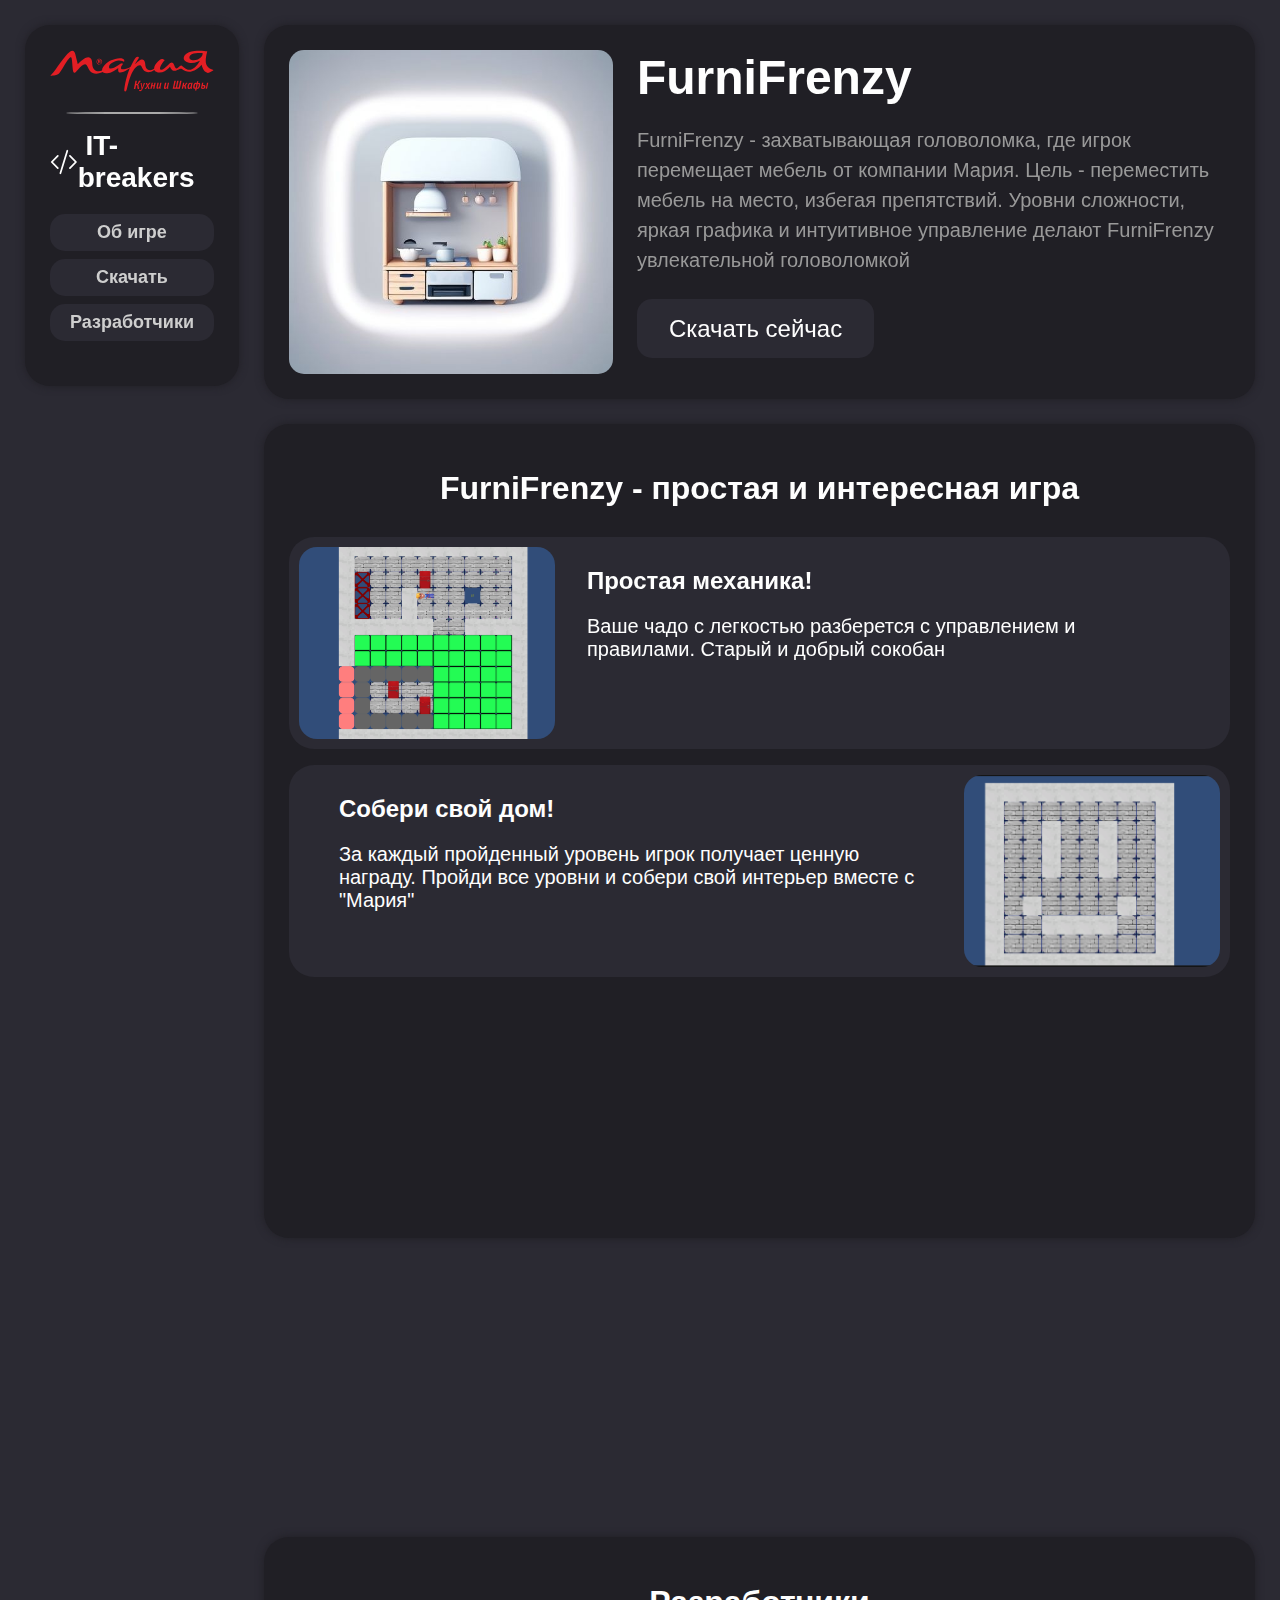
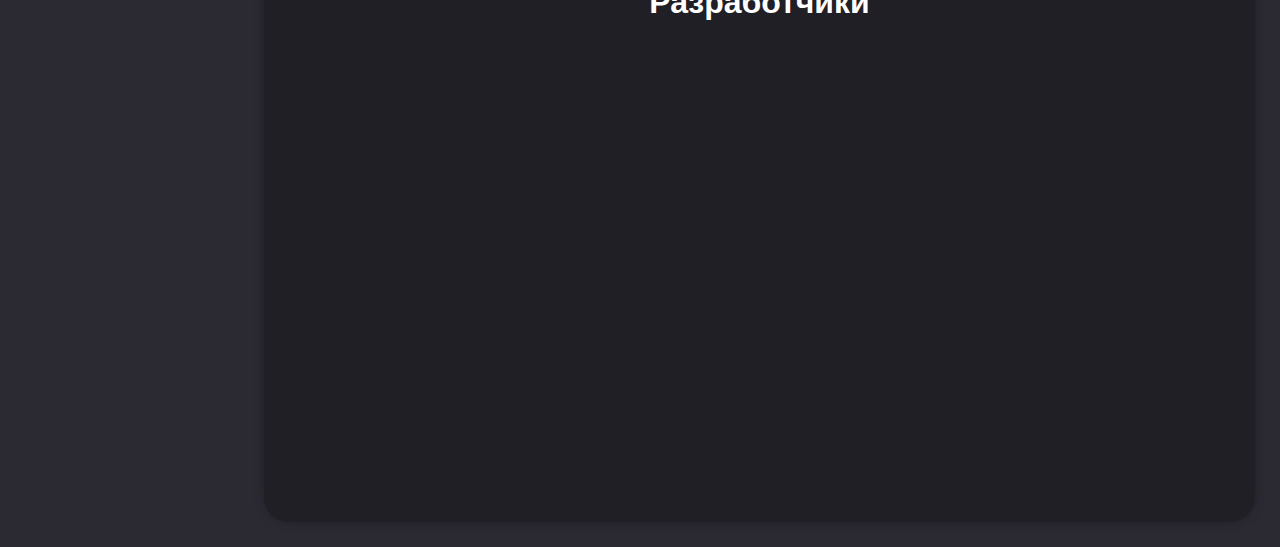
<file: index.html>
<!DOCTYPE html>
<html lang="en">
<head>
    <meta charset="UTF-8">
    <meta name="viewport" content="width=device-width, initial-scale=1.0">
    <title>FurniFrenzy</title>

    <link rel="shortcut icon" href="assets/favicon.jpg" type="image/x-icon">
    <link rel="stylesheet" href="css/vars.css">
    <link rel="stylesheet" href="css/animations.css">
    <link rel="stylesheet" href="css/root.css">
    <link rel="stylesheet" href="css/style.css">
    <link rel="stylesheet" href="css/mobile.css" media="screen and (max-width: 1080px)">
</head>
<body>
    <div class="wrapper-main">
        <aside class="box fixed-top" id="aside">
            <nav class="navbar">
                <div class="brand">
                    <a href="https://www.marya.ru/" target="_blank">
                        <svg viewBox="0 0 184 47" fill="none" xmlns="http://www.w3.org/2000/svg">
                            <path d="M171.524 3.56744C171.434 5.26702 170.536 6.87218 169.818 7.81639C167.036 11.2155 160.304 12.8207 157.432 10.3658C156.176 9.32712 156.265 7.4387 157.342 6.21123C159.227 4.03955 163.266 3.56744 166.049 3.3786C166.587 3.3786 170.716 3.3786 171.434 3.56744C171.614 3.56744 171.434 3.47302 171.524 3.56744ZM183.551 22.4516C181.487 22.074 179.512 21.1298 178.256 19.9967C176.999 18.8636 175.832 17.5418 175.204 15.1812C174.396 12.1598 175.204 7.72197 175.832 4.60607C176.012 3.56744 176.371 2.52881 176.55 1.49018C175.563 1.30134 174.127 1.20692 173.139 1.11249C169.549 0.829232 165.869 0.734811 162.279 1.11249C157.342 1.5846 153.932 2.90649 151.508 5.73913C150.341 7.15544 149.444 9.51597 150.88 11.4988C151.867 12.8207 153.842 13.7649 155.906 14.237C159.137 14.9924 162.548 14.4259 165.6 13.1984C166.497 12.8207 167.305 12.3486 168.203 11.9709C167.934 13.0095 166.049 15.6533 165.331 16.5031C164.433 17.5418 163.536 18.5804 162.458 19.5246C161.651 20.1855 160.843 20.8465 159.856 21.3186C153.752 24.5289 150.341 18.7692 147.918 17.6362C145.225 16.4087 142.892 23.3014 140.648 19.5246C139.301 17.2585 138.314 12.2542 135.083 14.7091C134.544 15.0868 134.006 15.5589 133.467 16.031C132.749 16.692 131.852 17.4473 131.134 18.1083C129.787 19.4302 126.646 22.074 125.03 22.2628C124.133 22.3572 123.594 21.6963 123.504 20.8465C123.415 19.9967 123.684 19.0525 124.043 18.3915C124.851 16.5975 126.825 13.7649 128.172 12.1598C128.351 11.9709 128.8 11.4988 128.8 11.4044C128.62 11.2155 127.902 10.7434 127.543 10.649C125.748 9.79923 124.581 10.0825 123.145 11.2155C120.722 13.104 117.311 16.8808 116.952 20.1855C116.952 20.5632 117.042 20.8465 116.773 21.0353C113.721 23.7735 108.156 23.207 107.169 17.825C106.989 16.5975 106.989 15.4645 106.72 14.237C105.733 9.70481 102.681 10.1769 99.7189 12.2542C98.8214 12.8207 96.6672 14.6147 95.9492 15.4645C95.7696 15.6533 95.6799 15.8422 95.4106 15.9366C95.7696 15.1812 98.7316 10.5546 99.1804 9.79923C99.5394 9.2327 100.347 8.19407 99.3599 7.72197C98.5521 7.24986 97.3853 7.62755 96.757 8.00523C96.1287 8.47733 95.7696 9.2327 95.3209 9.89365C94.5131 11.2155 93.7053 12.6319 92.8975 14.0482C92.1794 15.4645 91.3716 16.9752 90.6535 18.486C90.3843 19.0525 90.2945 18.9581 89.8457 19.2413C88.7687 19.9023 87.6916 20.3744 86.5248 20.7521C85.0887 21.2242 82.755 21.8851 81.1394 21.6019C78.716 21.1298 79.8828 18.7692 80.6906 17.5418C81.0496 17.0696 82.037 15.9366 81.5882 15.3701C80.1521 13.5761 75.5745 18.8636 70.997 20.28C69.5609 20.7521 66.6887 21.413 66.3296 19.5246C65.9706 17.6362 67.7657 15.9366 68.5735 15.2756C69.6506 14.3314 71.0867 13.5761 72.7023 12.9151C78.9853 10.2713 82.037 13.1984 83.114 13.1984C83.4731 12.6319 83.5628 11.5932 83.2038 10.9323C82.9345 10.4602 82.396 9.98807 81.6779 9.70481C77.9979 8.19407 71.9843 10.0825 68.6633 11.5932C66.0604 12.8207 64.2652 14.0482 62.2009 15.9366C60.4955 17.5418 58.2516 20.28 58.4311 23.0182C54.7511 24.8122 51.0711 23.868 49.1862 21.2242C46.673 17.7306 48.1091 14.4259 46.5833 10.7434C45.955 9.2327 44.8779 8.00523 42.8135 8.00523C39.6721 8.00523 35.9921 11.4044 33.6584 13.3872L31.594 15.3701C31.4145 15.5589 31.4145 15.6533 31.1452 15.7478C30.9657 14.5203 30.5169 13.1984 30.2477 11.9709L28.3628 4.51165C28.0038 3.18976 27.555 2.15113 26.7472 1.49018C24.7726 -0.303821 22.3491 1.96228 20.7335 3.28418C19.6565 4.22839 17.3228 6.87218 16.4252 8.09965L14.3608 10.649C12.3862 13.104 10.4116 16.031 8.52669 18.5804C7.8984 19.4302 7.27011 20.3744 6.64182 21.3186C5.20572 23.3014 2.69255 26.6062 0.897424 28.2113C0.717911 28.4002 0.448643 28.589 0.358887 28.7779C2.15401 29.0611 5.29547 28.6834 6.91108 28.1169C9.15499 27.3615 10.0525 26.5118 11.2194 25.001C12.2965 23.5847 13.194 21.9795 14.1813 20.4688C16.0662 17.4473 17.8613 14.1426 19.9257 11.2155C20.4643 10.4602 21.0028 9.79923 21.6311 9.13828C21.9901 8.7606 23.2467 7.4387 23.875 8.38291C24.593 9.42155 24.8623 13.2928 24.9521 14.898C25.1316 17.1641 25.2213 19.5246 25.5804 21.7907C25.8496 23.6791 26.5677 26.9839 28.6321 25.001C28.9911 24.7178 29.2604 24.3401 29.5296 24.0568C29.7989 23.6791 30.1579 23.3959 30.4272 23.1126C30.6965 22.7349 31.0555 22.4516 31.3247 22.1684C32.7608 20.4688 34.2867 18.9581 35.9921 17.5418C37.2486 16.5975 39.6721 15.0868 41.0184 16.8808C43.2623 19.7134 43.2623 23.3959 47.3911 25.4731C50.5326 27.0783 54.4818 26.795 57.8028 25.2843C58.0721 25.0954 58.7004 24.7177 58.9696 24.6233C59.2389 25.001 59.3287 25.0954 59.7774 25.3787C62.2009 26.8894 66.5092 25.7564 68.9326 24.9066C70.6379 24.3401 71.8048 23.5847 73.0613 22.7349C73.8692 22.1684 75.9335 20.7521 76.7413 20.0911C76.7413 20.3744 76.5618 21.0353 76.5618 21.3186C76.4721 22.5461 76.4721 24.1512 77.3696 24.9066C79.075 26.3229 84.2809 23.5847 85.8965 22.6405L89.5765 20.5632C89.3072 21.3186 88.8584 22.1684 88.5892 22.9237C86.435 28.2113 84.5501 35.8594 83.7423 41.4303C83.6526 42.2801 83.114 45.1127 83.5628 45.9625C83.7423 46.2457 84.1013 46.6234 84.5501 46.529C85.8965 46.4346 86.3453 43.5075 86.7043 42.0912C88.2301 36.1427 90.3843 27.3615 93.795 22.6405C95.0516 20.9409 98.0135 16.5975 101.245 17.0696C102.053 17.1641 102.591 18.0139 102.86 18.6748C104.117 20.9409 104.745 23.0182 107.258 24.1512C110.041 25.4731 113.631 24.8122 116.144 23.0182C116.414 22.8293 116.862 22.4516 117.132 22.3572C117.58 22.8293 117.58 23.4903 118.747 24.2456C119.376 24.7178 120.273 25.001 121.171 25.1899C126.197 26.1341 130.056 23.3014 133.467 20.0911C133.916 19.7134 134.275 19.1469 134.724 18.7692C134.814 18.8636 135.352 20.28 135.891 21.0353C138.494 24.9066 141.815 23.3014 145.046 21.6019C147.2 20.4688 147.828 21.1298 149.713 22.3572C150.431 22.7349 151.149 23.1126 151.957 23.4903C155.637 25.001 159.497 24.2456 162.728 22.6405C164.164 21.8851 165.69 20.9409 166.857 19.9967C167.575 19.3358 168.831 18.3915 169.459 17.5418L170.177 16.5975C170.267 16.7864 170.806 18.6748 170.985 19.0525C171.793 21.2242 173.139 23.5847 174.845 24.8122C176.46 26.0396 177.627 25.9452 179.602 25.001C180.679 24.5289 181.666 23.9624 182.654 23.3014C182.833 23.207 182.923 23.1126 183.102 22.9237C183.192 22.8293 183.282 22.8293 183.372 22.7349L183.551 22.4516ZM52.7765 13.3872C52.6867 11.8765 53.7638 10.5546 55.1101 10.4602C56.636 10.3658 57.8028 11.5932 57.8926 13.0095C57.9823 14.5203 56.9052 15.7478 55.5589 15.9366C54.1228 16.031 52.956 14.8035 52.7765 13.3872ZM54.9306 9.89365C53.315 10.1769 52.0584 11.6876 52.3277 13.6705C52.597 15.2756 54.033 16.692 55.9179 16.3143C57.4438 16.031 58.7901 14.5203 58.5209 12.5374C58.1618 11.0267 56.7257 9.61039 54.9306 9.89365ZM54.6613 11.8765C55.1999 11.8765 56.0974 11.6876 56.0974 12.443C56.0974 13.104 55.1999 12.9151 54.6613 12.9151V11.8765ZM53.8535 14.9924H54.6613V13.4816H55.4691L56.0077 14.9924H56.8155L56.1872 13.2928C57.1745 12.9151 56.9052 11.7821 56.4565 11.4988C55.9179 11.1211 54.5716 11.2155 53.8535 11.2155V14.9924Z" fill="#E31E24"></path>
                            <path d="M141.276 34.6309C141.096 34.6309 139.84 34.6309 139.75 34.6309C139.57 34.7253 139.481 35.5751 139.391 35.8584L138.314 41.0515C138.224 41.5236 137.775 43.2232 137.775 43.6009H145.853C146.033 43.2232 147.738 34.8197 147.648 34.6309H146.033L144.507 42.0901H142.891C142.802 41.5236 144.327 35.2918 144.327 34.6309H142.802C142.712 34.9142 142.084 37.8412 141.994 38.4077C141.904 39.0687 141.725 39.6352 141.635 40.2961C141.545 40.5794 141.545 40.9571 141.455 41.2404C141.455 41.4292 141.366 42.0901 141.186 42.0901H139.57L141.276 34.6309ZM165.061 42.279C165.061 41.7125 165.51 40.2017 165.6 39.5408C165.689 38.9742 165.689 38.5021 165.959 38.3133C166.318 38.03 166.766 37.9356 166.946 38.4077C167.215 39.1631 166.766 41.5236 166.048 42.1846C165.689 42.6567 165.33 42.4678 165.061 42.279ZM163.535 38.1245C163.984 37.9356 164.433 38.2189 164.343 38.7854L163.805 41.4292C163.715 41.9957 163.715 42.279 163.266 42.3734C162.099 42.6567 162.458 40.9571 162.548 40.2017C162.638 39.4464 162.907 38.4077 163.535 38.1245ZM166.587 35.0086C165.061 35.0086 165.151 34.9141 165.061 35.2918L164.882 36.1416C164.792 36.5193 164.702 36.897 164.612 37.3691C164.253 37.1803 164.074 36.8026 163.356 36.897C162.907 36.9914 162.458 37.2747 162.189 37.4635C161.022 38.5021 159.676 43.1288 162.009 43.6009C162.727 43.6953 162.907 43.5065 163.356 43.2232L162.817 45.5837C164.612 45.5837 164.253 45.867 164.523 44.3562C164.612 44.073 164.702 43.412 164.792 43.2232C165.241 43.5065 165.33 43.6953 166.138 43.5065C168.472 43.0344 169.01 38.5966 168.382 37.3691C168.203 36.9914 167.844 36.7081 167.305 36.7081C166.766 36.7081 166.407 36.9914 166.048 37.1803L166.587 35.0086ZM97.5645 34.6309H95.9489L94.1538 43.6953H95.7694C95.9489 43.0344 96.2182 41.4292 96.3977 40.5794C96.4875 39.9185 96.4875 39.6352 96.7567 39.6352C97.4748 39.6352 98.0133 39.5408 98.0133 40.3906C98.1031 41.5236 97.8338 42.8455 98.4621 43.412C98.7314 43.6953 99.2699 43.7897 99.8084 43.6953C99.8982 43.6009 100.437 42.5622 100.347 42.3734C100.167 42.1846 100.078 42.279 99.8982 42.1846C99.4494 41.9957 99.6289 41.2404 99.6289 40.5794C99.6289 39.2575 99.3597 39.2575 98.9109 38.8798L98.8211 38.7854C99.6289 38.5966 99.8982 38.03 100.167 37.1803C100.257 36.897 100.437 36.3305 100.616 36.1416C100.886 35.6695 101.155 35.8584 101.514 35.5751C101.604 35.2918 101.514 34.5365 101.424 34.3476C100.886 34.2532 100.257 34.5365 99.8982 34.8197C99.5392 35.103 99.3597 35.5751 99.0904 36.1416C98.3723 37.9356 98.5519 38.1245 96.9362 38.1245L97.5645 34.6309ZM158.419 38.5021C158.419 38.9743 157.97 40.8627 157.791 41.3348C157.252 42.5622 156.175 42.8455 155.996 41.9957C155.816 41.2404 156.175 39.7296 156.445 39.0687C156.893 38.03 157.522 37.6524 158.419 38.5021ZM159.406 43.6009C159.406 42.9399 159.227 42.6567 159.227 41.8069C159.317 41.2404 159.406 40.6738 159.496 40.1073C159.586 39.4464 160.125 37.2747 160.125 36.897H158.778L158.688 37.5579C158.24 37.2747 158.06 36.897 157.342 36.897C155.816 36.897 154.919 38.691 154.56 40.2017C154.29 41.3348 154.29 42.9399 155.098 43.5065C155.547 43.8841 156.175 43.6953 156.714 43.5065C156.983 43.412 157.163 43.3176 157.342 43.1288L157.881 42.6567C157.881 43.9786 157.791 43.6009 159.406 43.6009ZM115.516 36.897H114.08L112.644 43.6009H114.08C114.259 42.9399 114.439 42.1846 114.528 41.4292C114.618 40.7682 114.528 40.7683 115.067 40.7683C115.516 40.7683 115.875 40.7683 116.324 40.7683L115.785 43.6009H117.221L118.657 36.897C117.131 36.897 117.221 36.8026 117.131 37.1803L116.952 38.1245C116.862 38.5966 116.772 39.0687 116.683 39.4464H114.977L115.516 36.897ZM124.222 43.6009C124.222 42.9399 123.953 42.5622 124.132 41.8069C124.312 40.485 124.94 38.4077 125.209 36.897H123.773C123.594 37.9356 123.325 38.8798 123.145 39.9185C122.966 40.8627 122.606 41.9957 121.888 42.279C120.542 42.8455 121.26 40.5794 121.44 39.9185C121.619 38.9743 121.978 37.8412 122.068 36.897H120.632C120.452 37.7468 119.555 41.4292 119.555 41.9957C119.465 43.0344 120.004 43.7897 120.991 43.6009C122.068 43.412 122.517 42.5622 122.786 42.3734C122.696 43.8841 122.517 43.6009 124.222 43.6009ZM132.839 43.6009C132.749 42.9399 132.569 42.4678 132.659 41.8069C132.839 40.8627 133.646 37.4635 133.736 36.897H132.3C132.031 38.1245 131.582 40.7683 131.044 41.7125C130.864 41.9957 130.326 42.5622 129.787 42.3734C129.338 41.9957 129.877 40.2017 130.056 39.6352C130.236 38.9743 130.595 37.4635 130.595 36.897H129.159C128.979 37.3691 128.082 41.5236 127.992 41.9957C127.812 43.9786 129.607 44.1674 130.864 42.8455C131.044 42.6567 131.044 42.5622 131.223 42.4678C131.223 42.9399 131.223 43.2232 131.403 43.6009H132.839ZM150.79 36.897H149.354L147.918 43.6009H149.354L149.982 40.7683C150.521 40.7683 150.88 40.6738 151.059 41.1459C151.239 41.9013 150.969 43.0344 151.687 43.412C151.957 43.6009 152.495 43.6953 152.854 43.6009C153.034 43.412 153.303 42.6567 153.303 42.3734C152.495 42.1846 152.675 42.279 152.585 41.2404C152.495 40.5794 152.405 40.2961 151.867 40.1073C152.136 39.9185 152.405 40.1073 152.944 38.9743C153.483 37.8412 153.572 38.2189 154.111 38.03C154.111 37.7468 154.111 37.0858 154.021 36.8026C152.944 36.7081 152.316 37.2747 152.046 38.03C151.508 39.2575 151.598 39.5408 150.341 39.4464L150.79 36.897ZM99.8982 45.6781C100.347 46.2447 101.783 46.5279 102.86 45.5837C103.847 44.7339 105.014 41.3348 105.553 39.9185C105.732 39.4464 105.912 38.8798 106.181 38.4077C106.271 38.1245 106.72 37.1803 106.72 36.9914H105.284C105.014 37.6524 104.655 38.8798 104.476 39.6352C104.296 40.1073 103.758 41.9013 103.578 42.1846C103.399 41.3348 103.309 40.485 103.219 39.6352C103.129 38.9743 103.129 37.5579 102.95 36.9914H101.693L102.77 43.3176C102.95 44.073 102.501 44.9228 101.783 45.0172C101.245 45.1116 101.065 44.8283 100.616 44.7339C100.347 44.8283 99.988 45.4893 99.8982 45.6781ZM110.4 40.2017C110.579 39.824 112.733 37.3691 113.003 36.897H111.207C111.028 37.2747 110.759 37.6524 110.489 38.03C110.31 38.3133 109.951 38.8798 109.771 39.1631L109.053 36.9914H107.527C107.527 37.4635 108.694 39.6352 108.874 40.2961C108.694 40.5794 107.797 41.618 107.527 41.9957C107.258 42.279 107.079 42.5622 106.809 42.8455C106.72 43.0344 106.181 43.5065 106.181 43.6953H107.886C108.246 43.3176 109.323 41.5236 109.502 41.3348L110.4 43.6953H111.926C111.836 43.412 111.297 42.3734 111.207 41.9957C110.938 41.4292 110.489 40.6738 110.4 40.2017ZM170.985 42.4678C171.075 41.9957 171.165 41.2404 171.344 40.7683C171.434 40.5794 171.434 40.5794 171.524 40.485C172.96 40.1073 173.139 41.618 172.421 42.279C172.062 42.6567 171.524 42.5622 170.985 42.4678ZM172.152 36.897H170.716C170.446 38.3133 170.087 39.7296 169.818 41.1459C169.728 41.5236 169.639 41.8069 169.639 42.1846C169.549 42.5622 169.369 42.9399 169.728 43.1288C170.267 43.412 170.985 43.6953 171.613 43.6953C174.755 43.7897 175.114 40.3906 173.767 39.5408C173.139 39.0687 172.511 39.2575 171.703 39.3519L172.152 36.897ZM177.717 36.897H176.281C176.101 38.03 175.832 39.1631 175.563 40.2017C175.473 40.8627 174.845 43.0344 174.845 43.6009H176.281L177.717 36.897Z" fill="#E31E24"></path>
                        </svg>
                    </a>
                    <div class="brand-separator"></div>
                    <a href="#" class="it-breakers-logo">
                        <svg xmlns="http://www.w3.org/2000/svg" fill="white" width="32" height="32" class="bi bi-code-slash" viewBox="0 0 16 16">
                            <path d="M10.478 1.647a.5.5 0 1 0-.956-.294l-4 13a.5.5 0 0 0 .956.294l4-13zM4.854 4.146a.5.5 0 0 1 0 .708L1.707 8l3.147 3.146a.5.5 0 0 1-.708.708l-3.5-3.5a.5.5 0 0 1 0-.708l3.5-3.5a.5.5 0 0 1 .708 0zm6.292 0a.5.5 0 0 0 0 .708L14.293 8l-3.147 3.146a.5.5 0 0 0 .708.708l3.5-3.5a.5.5 0 0 0 0-.708l-3.5-3.5a.5.5 0 0 0-.708 0z"/>
                        </svg>
                        &nbsp;IT-breakers
                    </a>
                </div>
                <ul class="nav-items">
                    <a href="#game" class="nav-link">Об игре</a>
                    <a href="#download" class="nav-link">Скачать</a>
                    <a href="#dev" class="nav-link">Разработчики</a>
                </ul>
            </nav>
        </aside>
        <main>
            <header class="box fade-right">
                <img src="assets/favicon.jpg" alt="">
                <div class="caption">
                    <div class="big-text">FurniFrenzy</div>
                    <p class="normal-text">
                        FurniFrenzy - захватывающая головоломка, где игрок перемещает мебель от компании Мария. Цель - переместить мебель на место, избегая препятствий. Уровни сложности, яркая графика и интуитивное управление делают FurniFrenzy увлекательной головоломкой
                    </p>
                    <a href="#download" class="button">Скачать сейчас</a>
                </div>
            </header>

            <div class="anchor" id="game"></div>
            <section class="game box fade-right">
                <h1>FurniFrenzy - простая и интересная игра</h1>
                <div class="text-block fade-right delay-250">
                    <img src="assets/2.png" alt="">
                    <div class="caption">
                        <h2>Простая механика!</h2>
                        <p class="normal-text">Ваше чадо с легкостью разберется с управлением и правилами. Старый и добрый сокобан</p>
                    </div>
                </div>
                <div class="text-block fade-right delay-250">
                    <img src="assets/3.png" alt="">
                    <div class="caption">
                        <h2>Собери свой дом!</h2>
                        <p class="normal-text">За каждый пройденный уровень игрок получает ценную награду. Пройди все уровни и собери свой интерьер вместе с "Мария"</p>
                    </div>
                </div>
                <div class="text-block fade-right delay-250">
                    <img src="assets/1.png" alt="">
                    <div class="caption">
                        <h2>Пользовательский контент!</h2>
                        <p class="normal-text">Кончились официальные уровни? Пройди еще десятки пользовательских уровней или попробуй веб-версию игры в режиме песочницы</p>
                    </div>
                </div>
            </section>

            <div class="anchor" id="download"></div>
            <section class="download box fade-right">
                <h1>Скачай и играй!</h1>
                <div>
                    <div class="mobile-only">
                        <a href="files/test.apk" class="button fade-right delay-250" download>
                            Скачать
                            <div class="mobile-only">
                                &nbsp;&nbsp;
                                <svg xmlns="http://www.w3.org/2000/svg" width="32" height="32" fill="white" class="bi bi-download" viewBox="0 0 16 16">
                                    <path d="M.5 9.9a.5.5 0 0 1 .5.5v2.5a1 1 0 0 0 1 1h12a1 1 0 0 0 1-1v-2.5a.5.5 0 0 1 1 0v2.5a2 2 0 0 1-2 2H2a2 2 0 0 1-2-2v-2.5a.5.5 0 0 1 .5-.5"/>
                                    <path d="M7.646 11.854a.5.5 0 0 0 .708 0l3-3a.5.5 0 0 0-.708-.708L8.5 10.293V1.5a.5.5 0 0 0-1 0v8.793L5.354 8.146a.5.5 0 1 0-.708.708l3 3z"/>
                                </svg>
                            </div>
                        </a>
                    </div>
                    <a href="files/test.apk" class="button desktop-only fade-right delay-250" download>
                        <svg xmlns="http://www.w3.org/2000/svg" width="32" height="32" fill="#198754" class="bi bi-android2" viewBox="0 0 16 16">
                            <path d="m10.213 1.471.691-1.26c.046-.083.03-.147-.048-.192-.085-.038-.15-.019-.195.058l-.7 1.27A4.832 4.832 0 0 0 8.005.941c-.688 0-1.34.135-1.956.404l-.7-1.27C5.303 0 5.239-.018 5.154.02c-.078.046-.094.11-.049.193l.691 1.259a4.25 4.25 0 0 0-1.673 1.476A3.697 3.697 0 0 0 3.5 5.02h9c0-.75-.208-1.44-.623-2.072a4.266 4.266 0 0 0-1.664-1.476ZM6.22 3.303a.367.367 0 0 1-.267.11.35.35 0 0 1-.263-.11.366.366 0 0 1-.107-.264.37.37 0 0 1 .107-.265.351.351 0 0 1 .263-.11c.103 0 .193.037.267.11a.36.36 0 0 1 .112.265.36.36 0 0 1-.112.264m4.101 0a.351.351 0 0 1-.262.11.366.366 0 0 1-.268-.11.358.358 0 0 1-.112-.264c0-.103.037-.191.112-.265a.367.367 0 0 1 .268-.11c.104 0 .19.037.262.11a.367.367 0 0 1 .107.265c0 .102-.035.19-.107.264M3.5 11.77c0 .294.104.544.311.75.208.204.46.307.76.307h.758l.01 2.182c0 .276.097.51.292.703a.961.961 0 0 0 .7.288.973.973 0 0 0 .71-.288.95.95 0 0 0 .292-.703v-2.182h1.343v2.182c0 .276.097.51.292.703a.972.972 0 0 0 .71.288.973.973 0 0 0 .71-.288.95.95 0 0 0 .292-.703v-2.182h.76c.291 0 .54-.103.749-.308.207-.205.311-.455.311-.75V5.365h-9v6.404Zm10.495-6.587a.983.983 0 0 0-.702.278.91.91 0 0 0-.293.685v4.063c0 .271.098.501.293.69a.97.97 0 0 0 .702.284c.28 0 .517-.095.712-.284a.924.924 0 0 0 .293-.69V6.146a.91.91 0 0 0-.293-.685.995.995 0 0 0-.712-.278m-12.702.283a.985.985 0 0 1 .712-.283c.273 0 .507.094.702.283a.913.913 0 0 1 .293.68v4.063a.932.932 0 0 1-.288.69.97.97 0 0 1-.707.284.986.986 0 0 1-.712-.284.924.924 0 0 1-.293-.69V6.146c0-.264.098-.491.293-.68Z"/>
                        </svg>
                            &nbsp;&nbsp;
                            Android
                    </a>
                    <a href="files/test.ios" class="button desktop-only fade-right delay-500" download>
                        <svg xmlns="http://www.w3.org/2000/svg" width="32" height="32" fill="white" class="bi bi-windows" viewBox="0 0 16 16">
                            <path d="M6.555 1.375 0 2.237v5.45h6.555zM0 13.795l6.555.933V8.313H0v5.482zm7.278-5.4.026 6.378L16 16V8.395H7.278zM16 0 7.33 1.244v6.414H16z"/>
                        </svg>
                        &nbsp;&nbsp;
                        Windows                        
                    </a>
                    <a href="web.html" class="button desktop-only fade-right delay-500">
                        <svg xmlns="http://www.w3.org/2000/svg" width="32" height="32" fill="white" class="bi bi-browser-chrome" viewBox="0 0 16 16">
                            <path fill-rule="evenodd" d="M16 8a8.001 8.001 0 0 1-7.022 7.94l1.902-7.098a2.995 2.995 0 0 0 .05-1.492A2.977 2.977 0 0 0 10.237 6h5.511A8 8 0 0 1 16 8M0 8a8 8 0 0 0 7.927 8l1.426-5.321a2.978 2.978 0 0 1-.723.255 2.979 2.979 0 0 1-1.743-.147 2.986 2.986 0 0 1-1.043-.7L.633 4.876A7.975 7.975 0 0 0 0 8m5.004-.167L1.108 3.936A8.003 8.003 0 0 1 15.418 5H8.066a2.979 2.979 0 0 0-1.252.243 2.987 2.987 0 0 0-1.81 2.59ZM8 10a2 2 0 1 0 0-4 2 2 0 0 0 0 4"/>
                        </svg>
                        &nbsp;&nbsp;
                        Веб-версия                        
                    </a> 
                </div>
            </section>

            <div class="anchor" id="dev"></div>
            <section class="dev box">
                <h1>Разработчики</h1>
                <div>
                    <div class="text-block fade-right delay-250">
                        <img src="assets/robertus.jpg">
                        <div>
                            <p class="big-text">Толстов Роберт</p>
                            <p class="normal-text">Frontend-разработчик</p>
                        </div>
                    </div>
                    <div class="text-block fade-right delay-250">
                        <img src="assets/stas.jpg">
                        <div>
                            <p class="big-text">Шустов Станислав</p>
                            <p class="normal-text">Game-dev</p> 
                        </div>
                    </div>
                    <div class="text-block fade-right delay-250">
                        <img src="assets/maks.jpg">
                        <div>
                            <p class="big-text">Татаев Максим</p>
                            <p class="normal-text">Художник</p> 
                        </div>
                    </div>  
                    <div class="text-block fade-right delay-250">
                        <img src="assets/vlad.jpg">
                        <div>
                            <p class="big-text">Старко Владислав</p>
                            <p class="normal-text">Проджект-менеджер</p>
                        </div>
                    </div>
                </div>
            </section>

        </main>
    </div>
    <script src="js/jquery.js" defer></script>
    <script src="js/script.js" defer></script>
</body>
</html>
</file>
<file: css/vars.css>
@charset "UTF-8";
@import url(vars.css);

:root {
    --dark-100: #201f25;
    --dark-200: #2b2a33;
    --dark-300: #42414d;
    --dark-400: #545454;
    --font-100: #fefefe;
    --font-150: #dedede;
    --font-200: #cecece;
    --font-300: #aaaaaa;
    --font-400: #999999;
}

.big-text {font-size: 2rem;}
.normal-text {font-size: 1.25rem;}

.anchor {
    margin: -25px 0;
    height: 25px;
}
</file>
<file: css/animations.css>
@charset "UTF-8";
@import url(vars.css);

.fade-right {
    transition: .25s;
    translate: -50px;
    opacity: 0%;
}

.scale {
    transition: .125s;
    scale: 0;
}

.fade-right.element-shown {
    translate: 0;
    opacity: 100%;
}

.scale.element-shown {
    scale: 1;
}

.delay-250ms {
    transition-delay: .25s !important;
}

.delay-500ms {
    transition-delay: .5s !important;
}
</file>
<file: css/root.css>
@charset "UTF-8";
@import url(vars.css);

*, *::after, *::before {
    box-sizing: border-box;
}

html {
    scroll-behavior: smooth;
}

body {
    margin: 0;
    padding: 0;
    background-color: var(--dark-200);
    font-size: 16px;
    font-family: 'Segoe UI', Tahoma, Geneva, Verdana, sans-serif;
}

.it-breakers-logo {
    display: flex;
    flex-direction: row;
    align-items: center;
    justify-content: center;
    font-size: 1.75rem;
    font-weight: bold;
    text-decoration: none;
    color: inherit;
}

.wrapper-main {
    display: flex;
    flex-direction: row;
    justify-content: space-between;
    align-items: flex-start;
}
 
aside {
    float: left;
    position: sticky;
    height: auto;
    top: 25px;
    width: 40%;
    color: var(--font-100);
    background-color: var(--dark-100);
    margin-right: 0 !important;
}

.box {
    border-radius: 25px;
    background-color: var(--dark-100);
    color: var(--font-100);
    padding: 25px;
    margin: 25px;
    box-shadow: 0 0 .5rem var(--dark-100);
}

main section {
    display: flex;
    flex-direction: column;
}

section > h1 {
    text-align: center;
    font-size: xx-large;
}
</file>
<file: css/style.css>
@charset "UTF-8";
@import url(vars.css);

/* navbar */
aside, .navbar, .navbar ul {
    display: flex;
    flex-direction: column;
}

.mobile-only {
    display: none !important;
}

.brand-separator {
    height: 0;
    width: calc(100% - 2rem);
    border-top: var(--font-300) 2px solid;
    border-radius: 50%;
    margin: 1rem;
}

.navbar ul {
    align-items: center;
    list-style: none;
    margin-left: -2.5rem;
}

.navbar ul .nav-link {
    transition: .125s;
    border-radius: 15px;
    padding: .5rem 1rem;
    margin: .25rem 0;
    width: 100%;
    text-align: center;
    font-size: large;
    font-weight: bold;
    text-decoration: none;
    color: var(--font-200);
    background-color: var(--dark-200);
}

.navbar ul .nav-link:hover {
    color: var(--font-200);
    background-color: var(--dark-300);
}

.navbar ul .nav-link.active {
    color: var(--font-100);
    background-color: var(--dark-300);
}

.navbar ul .nav-link:active {
    color: var(--font-100);
    background-color: var(--dark-300);
    scale: 0.95;
}

/* header */
header {
    display: flex;
    flex-direction: row;
    justify-content: flex-end;
    align-items: flex-start;
}

header .button {
    display: inline;
    margin: 0;
}

header .button:active {
    scale: 0.9 !important;
}

header > img {
    object-fit: cover;
    border-radius: 15px;
    aspect-ratio: 1/1;
    width: 324px;
}

header > .caption {
    margin-left: 1.5rem;
}

header > .caption .normal-text {
    line-height: 1.5;
    font-size: 1.25rem;
    color: var(--font-400);
    margin-bottom: 2.5rem;
}

header > .caption > .big-text {
    font-weight: bold;
    font-size: 3rem;
}

/* game */
.text-block {
    display: flex;
    border-radius: 25px;
    background-color: var(--dark-200);
    padding: 10px;
    margin: .5rem 0;
}

.text-block > img {
    border-radius: 18px;
    object-fit: cover;
}

.text-block:nth-child(even) {
    flex-direction: row;
}

.text-block:nth-child(even) .caption {
    margin-right: 2.5rem;
    margin-left: 1rem;
}

.text-block:nth-child(even) img {
    margin-right: 1rem;
}

.text-block:nth-child(odd) {
    flex-direction: row-reverse;
}

.text-block:nth-child(odd) .caption {
    margin-right: 1rem;
    margin-left: 2.5rem;
}

.text-block:nth-child(odd) img {
    margin-left: 1.5rem;
}

/* download */
.download h1 {
    font-size: 3rem;
}

.download > div {
    display: flex;
    flex-direction: row;
    justify-content: center;
}

.button {
    display: flex;
    align-items: center;
    transition: .125s;
    border-radius: 15px;
    background-color: var(--dark-200);
    color: var(--font-100);
    text-decoration: none;
    font-size: 1.5rem;
    padding: 1rem 2rem;
    margin: .5rem 1rem;
}

.button:hover {
    background-color: var(--dark-300);
}

.download .button:active {
    scale: 0.9;
}

/* dev */
.dev > div {
    display: flex;
    flex-direction: row !important;
    justify-content: space-evenly;
}

.dev .text-block {
    flex-direction: column !important;
    align-items: center;
    width: 23%;
}

.dev .text-block .big-text {
    font-weight: bold;
    font-size: 1.5rem;
}

.dev .text-block img {
    margin: .5rem 0;
    object-fit: cover;
    height: 256px;
    width: 100%;
}

/* game */
.game .text-block img {
    height: 192px;
    width: 256px;
    object-fit: cover;
}
</file>
<file: css/mobile.css>
@charset "UTF-8";
@import url(vars.css);

.desktop-only {
    display: none !important;
}

.mobile-only {
    display: inline !important;
}

.box {
    padding: 15px;
    margin: 15px;
    border-radius: 15px;
}

.aside-out {
    transform: translateY(-300%);
}  

section {
    flex-direction: column !important;
}

/* navbar */
.wrapper-main {
    flex-direction: column;
}

aside {
    transition: .25s;
    position: sticky;
    z-index: 10;
    flex-direction: row;
    justify-content: center;
    width: calc(100% - 30px);
    opacity: 95%;
    background-color: var(--dark-400);
    border: 2px var(--font-300) solid;
}

aside > .navbar .brand {
    display: none;
}

aside > .navbar, aside > .navbar ul,
aside > .navbar .brand {
    flex-direction: row !important;
    width: 100%;
    justify-content: space-evenly;
}

aside > .navbar ul {
    align-items: stretch;
}

aside > .navbar ul .nav-link {
    margin: 0 .25rem;
    font-size: small !important;
    display: flex;
    align-items: center;
    justify-content: center;
}

/* header */
header {
    flex-direction: column;
    width: calc(100vw - 30px);
}

header img {
    height: 256px;
    width: 100%;
    margin-bottom: 1rem;
}

.caption .big-text {
    font-size: x-large;
}

.caption .normal-text {
    font-size: medium;
}

header .button {
    display: none;
}

/* game */
.game h1 {
    display: none;
}

.game {
    width: calc(100vw - 30px);
}

.game .text-block {
    flex-direction: column;
    border-radius: 10px;
}

.game .text-block img {
    width: 100%;
    height: 128px;
    border-radius: 7px;
    margin-left: 0 !important;
}

.game .text-block .caption {
    margin-left: .5rem !important;
}

/* download */
.download {
    width: calc(100vw - 30px);
}

.download h1 {
    font-size: x-large;
}

.download svg {
    width: 2rem;
    height: 2rem;
}

.download .button {
    padding: 1rem;
    height: 3rem;
}

/* dev */
.dev > div {
    flex-direction: column !important;
}

.dev > div .text-block {
    width: 100%;    
}

.game .text-block img {
    width: 100%;
    height: 192px;
    aspect-ratio: unset;
}
</file>
